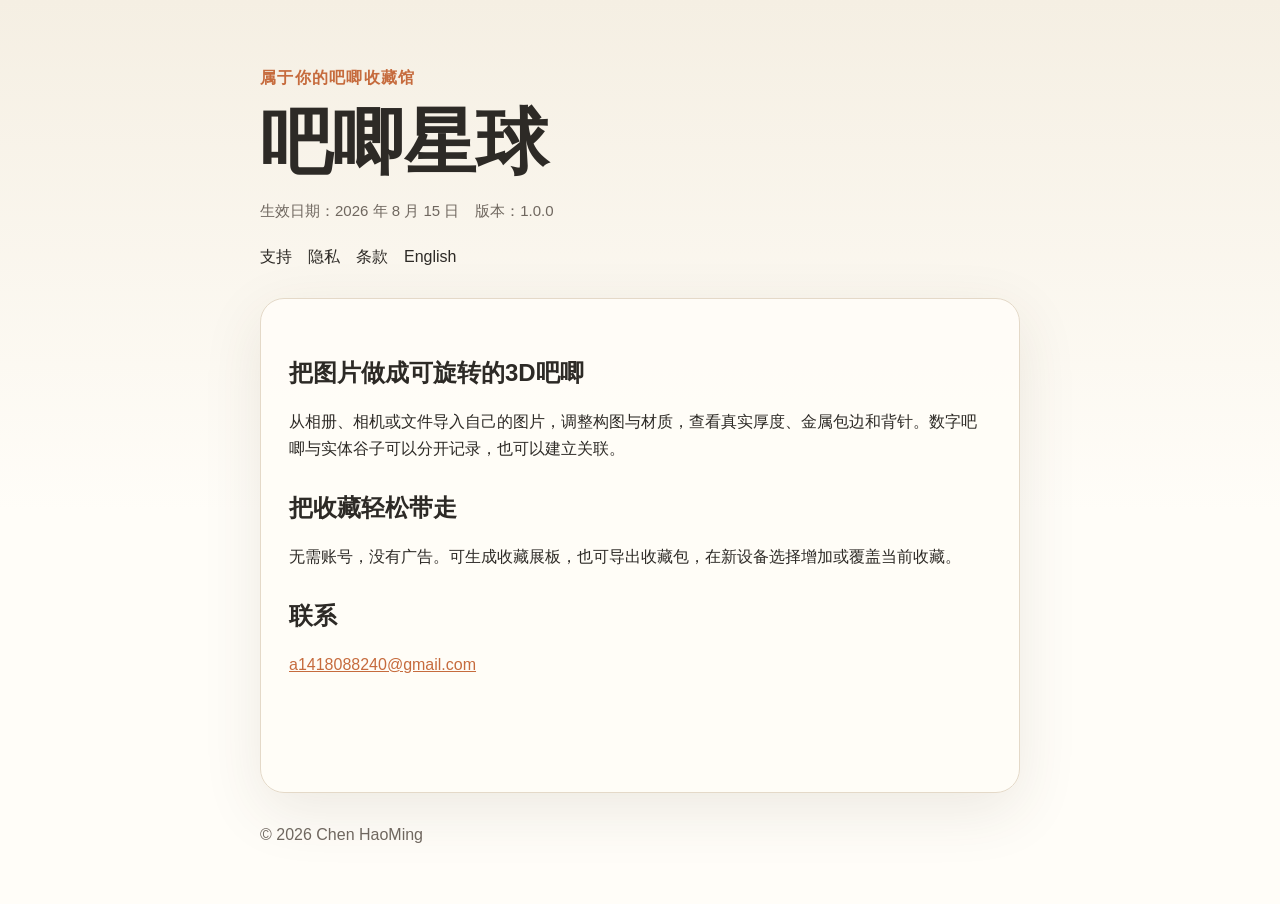
<file: index.html>
<!doctype html>
<html lang="zh-Hans">
  <head>
    <meta charset="utf-8">
    <meta name="viewport" content="width=device-width, initial-scale=1">
    <meta name="description" content="吧唧星球产品介绍、隐私政策与使用支持">
    <title>吧唧星球</title>
    <link rel="stylesheet" href="./styles.css">
    <link rel="alternate" hreflang="zh-Hans" href="https://abnormalboy.github.io/baji-planet-site/">
    <link rel="alternate" hreflang="en" href="https://abnormalboy.github.io/baji-planet-site/en/">
  </head>
  <body>
    <header>
      <p class="eyebrow">属于你的吧唧收藏馆</p>
      <h1>吧唧星球</h1>
      <p class="article-meta"><span>生效日期：2026 年 8 月 15 日</span><span>版本：1.0.0</span></p>
      <nav aria-label="法律信息与使用支持">
        <a href="./support/">支持</a>
        <a href="./privacy/">隐私</a>
        <a href="./terms/">条款</a>
        <a href="./en/">English</a>
      </nav>
    </header>
    <main>
      <h2>把图片做成可旋转的3D吧唧</h2>
      <p>从相册、相机或文件导入自己的图片，调整构图与材质，查看真实厚度、金属包边和背针。数字吧唧与实体谷子可以分开记录，也可以建立关联。</p>
      <h2>把收藏轻松带走</h2>
      <p>无需账号，没有广告。可生成收藏展板，也可导出收藏包，在新设备选择增加或覆盖当前收藏。</p>
      <h2>联系</h2>
      <p><a href="mailto:a1418088240@gmail.com">a1418088240@gmail.com</a></p>
    </main>
    <footer>© 2026 Chen HaoMing</footer>
  </body>
</html>
</file>
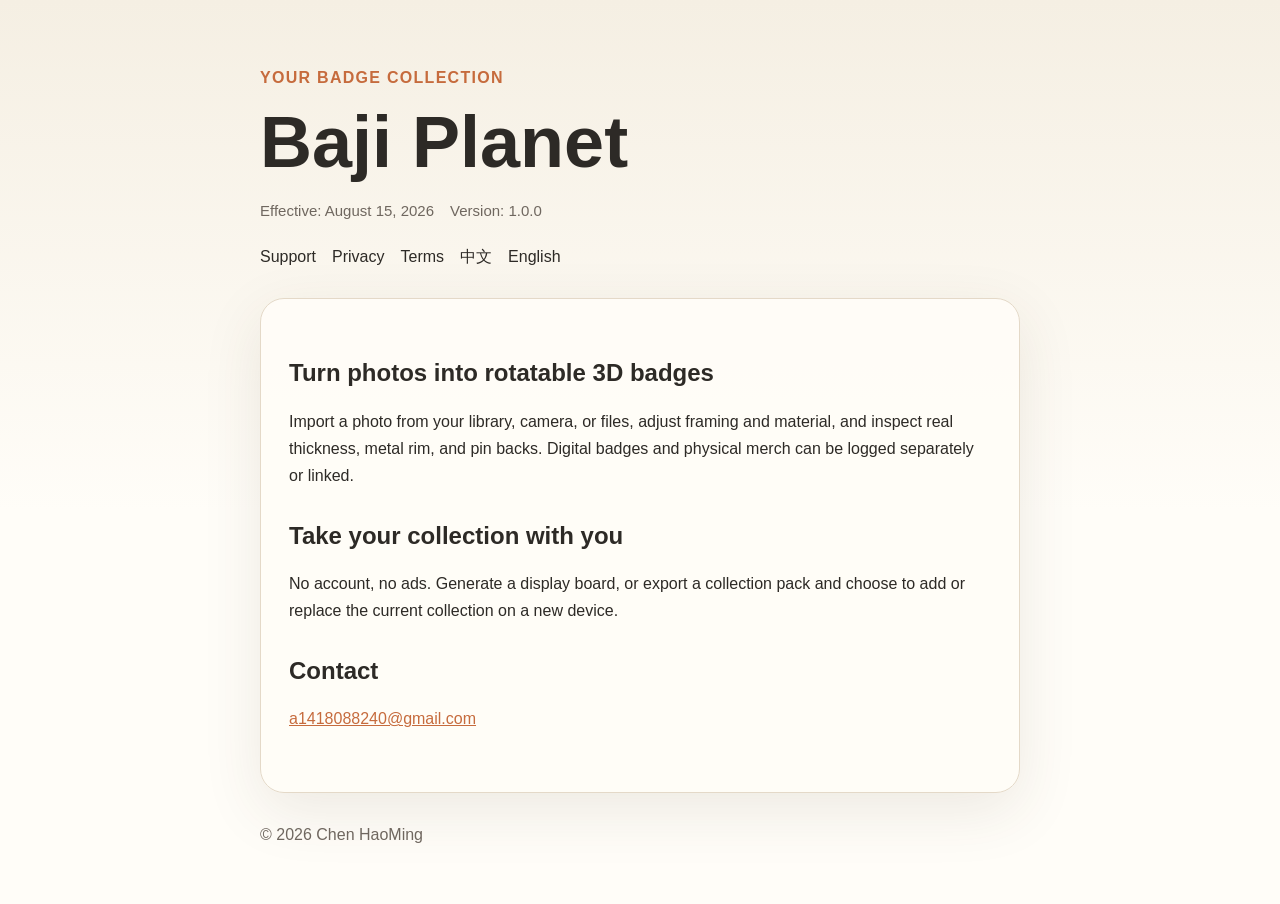
<file: en/index.html>
<!doctype html>
<html lang="en">
  <head>
    <meta charset="utf-8">
    <meta name="viewport" content="width=device-width, initial-scale=1">
    <meta name="description" content="Baji Planet product overview, privacy policy, and support">
    <title>Baji Planet</title>
    <link rel="stylesheet" href="../styles.css">
    <link rel="alternate" hreflang="en" href="https://abnormalboy.github.io/baji-planet-site/en/">
    <link rel="alternate" hreflang="zh-Hans" href="https://abnormalboy.github.io/baji-planet-site/">
  </head>
  <body>
    <header>
      <p class="eyebrow">Your badge collection</p>
      <h1>Baji Planet</h1>
      <p class="article-meta"><span>Effective: August 15, 2026</span><span>Version: 1.0.0</span></p>
      <nav aria-label="Legal and support">
        <a href="./support/">Support</a>
        <a href="./privacy/">Privacy</a>
        <a href="./terms/">Terms</a>
        <a href="../">中文</a>
        <a href="./">English</a>
      </nav>
    </header>
    <main>
      <h2>Turn photos into rotatable 3D badges</h2>
      <p>Import a photo from your library, camera, or files, adjust framing and material, and inspect real thickness, metal rim, and pin backs. Digital badges and physical merch can be logged separately or linked.</p>
      <h2>Take your collection with you</h2>
      <p>No account, no ads. Generate a display board, or export a collection pack and choose to add or replace the current collection on a new device.</p>
      <h2>Contact</h2>
      <p><a href="mailto:a1418088240@gmail.com">a1418088240@gmail.com</a></p>
    </main>
    <footer>© 2026 Chen HaoMing</footer>
  </body>
</html>
</file>
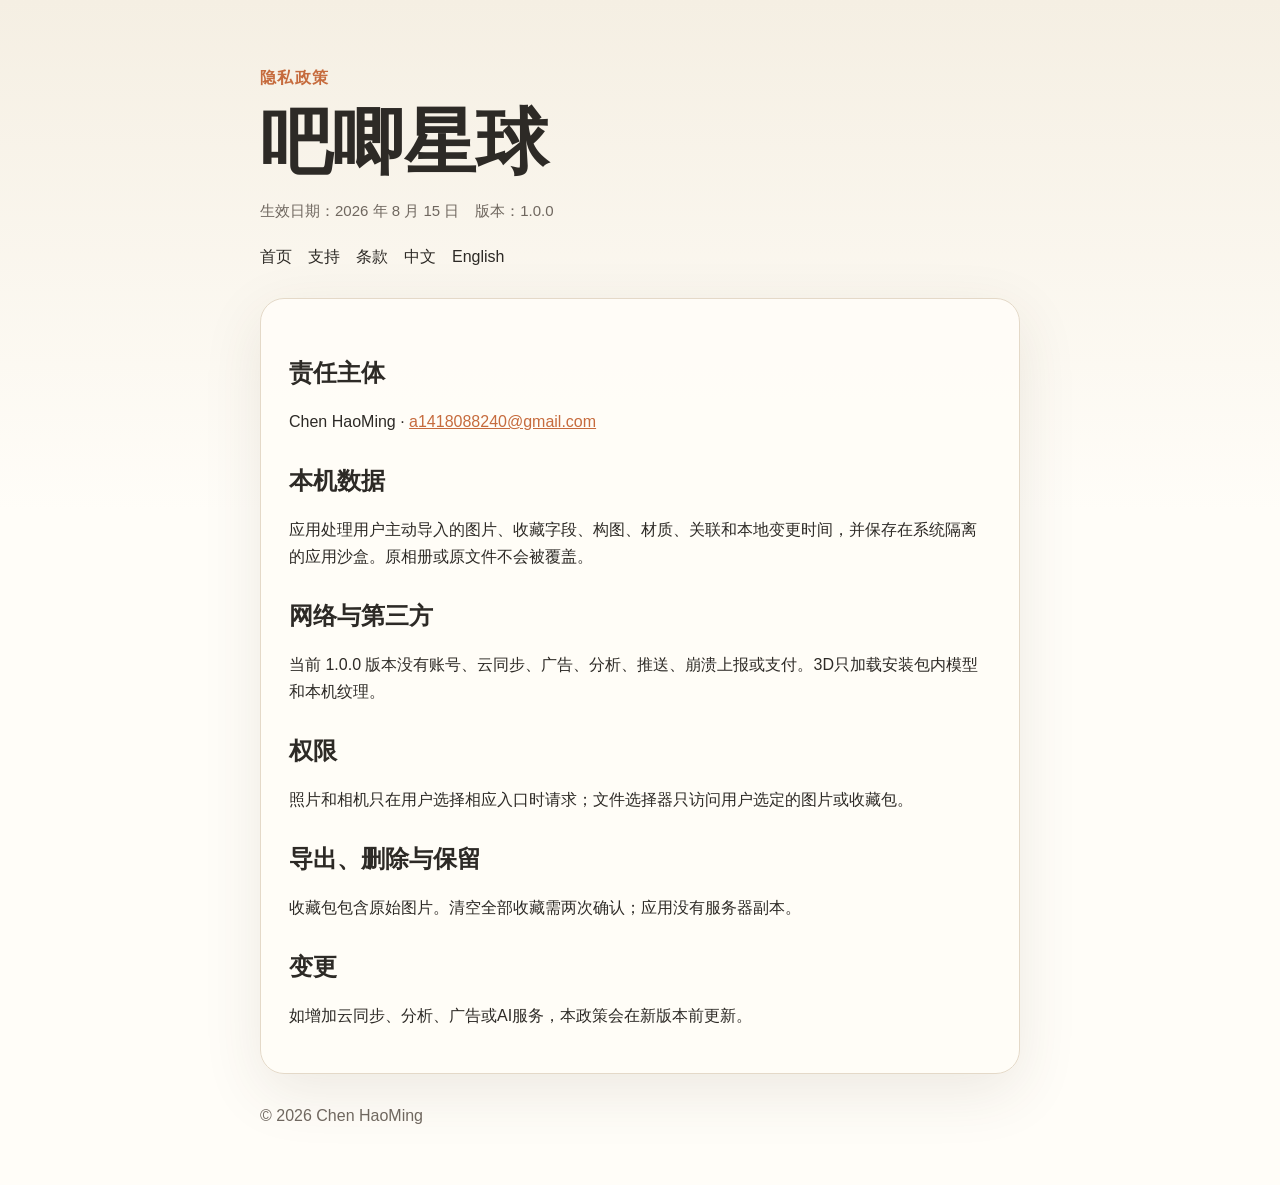
<file: privacy/index.html>
<!doctype html>
<html lang="zh-Hans">
  <head>
    <meta charset="utf-8">
    <meta name="viewport" content="width=device-width, initial-scale=1">
    <meta name="description" content="吧唧星球隐私政策">
    <title>吧唧星球隐私政策</title>
    <link rel="stylesheet" href="../styles.css">
    <link rel="alternate" hreflang="zh-Hans" href="https://abnormalboy.github.io/baji-planet-site/privacy/">
    <link rel="alternate" hreflang="en" href="https://abnormalboy.github.io/baji-planet-site/en/privacy/">
  </head>
  <body>
    <header>
      <p class="eyebrow">隐私政策</p>
      <h1>吧唧星球</h1>
      <p class="article-meta"><span>生效日期：2026 年 8 月 15 日</span><span>版本：1.0.0</span></p>
      <nav><a href="../">首页</a><a href="../support/">支持</a><a href="../terms/">条款</a><a href="./">中文</a><a href="../en/privacy/">English</a></nav>
    </header>
    <main>
      <h2>责任主体</h2>
      <p>Chen HaoMing · <a href="mailto:a1418088240@gmail.com">a1418088240@gmail.com</a></p>
      <h2>本机数据</h2>
      <p>应用处理用户主动导入的图片、收藏字段、构图、材质、关联和本地变更时间，并保存在系统隔离的应用沙盒。原相册或原文件不会被覆盖。</p>
      <h2>网络与第三方</h2>
      <p>当前 1.0.0 版本没有账号、云同步、广告、分析、推送、崩溃上报或支付。3D只加载安装包内模型和本机纹理。</p>
      <h2>权限</h2>
      <p>照片和相机只在用户选择相应入口时请求；文件选择器只访问用户选定的图片或收藏包。</p>
      <h2>导出、删除与保留</h2>
      <p>收藏包包含原始图片。清空全部收藏需两次确认；应用没有服务器副本。</p>
      <h2>变更</h2>
      <p>如增加云同步、分析、广告或AI服务，本政策会在新版本前更新。</p>
    </main>
    <footer>© 2026 Chen HaoMing</footer>
  </body>
</html>
</file>
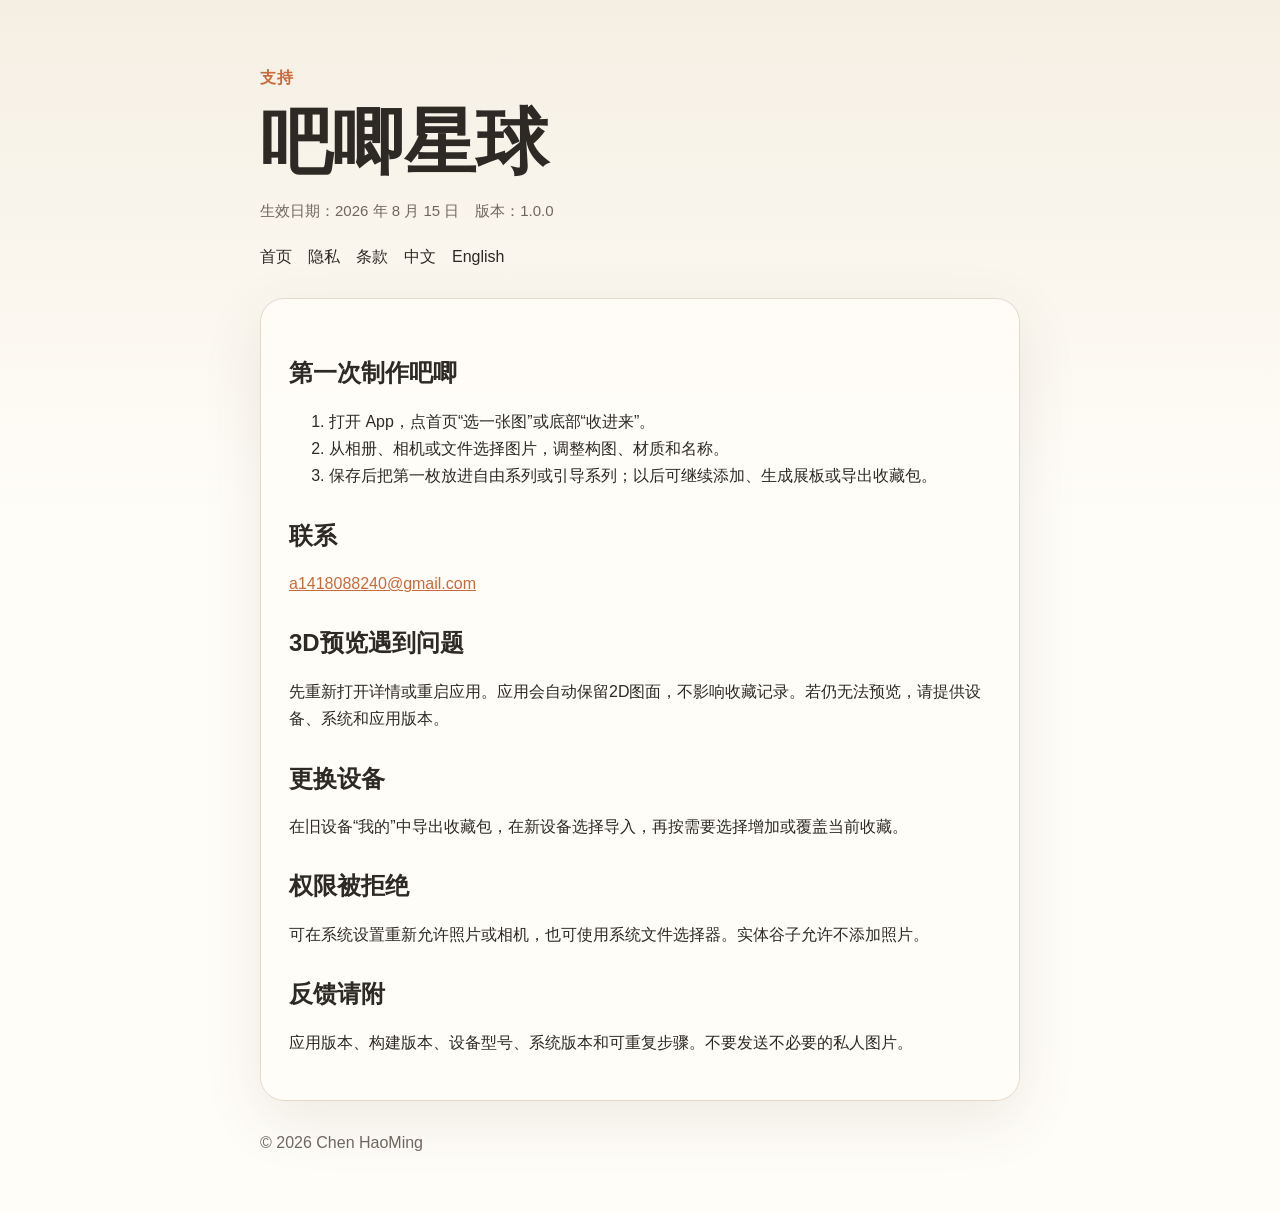
<file: support/index.html>
<!doctype html>
<html lang="zh-Hans">
  <head>
    <meta charset="utf-8">
    <meta name="viewport" content="width=device-width, initial-scale=1">
    <meta name="description" content="吧唧星球首次使用、收藏迁移与问题排查说明">
    <title>吧唧星球使用支持</title>
    <link rel="stylesheet" href="../styles.css">
    <link rel="alternate" hreflang="zh-Hans" href="https://abnormalboy.github.io/baji-planet-site/support/">
    <link rel="alternate" hreflang="en" href="https://abnormalboy.github.io/baji-planet-site/en/support/">
  </head>
  <body>
    <header>
      <p class="eyebrow">支持</p>
      <h1>吧唧星球</h1>
      <p class="article-meta"><span>生效日期：2026 年 8 月 15 日</span><span>版本：1.0.0</span></p>
      <nav><a href="../">首页</a><a href="../privacy/">隐私</a><a href="../terms/">条款</a><a href="./">中文</a><a href="../en/support/">English</a></nav>
    </header>
    <main>
      <h2>第一次制作吧唧</h2>
      <ol>
        <li>打开 App，点首页“选一张图”或底部“收进来”。</li>
        <li>从相册、相机或文件选择图片，调整构图、材质和名称。</li>
        <li>保存后把第一枚放进自由系列或引导系列；以后可继续添加、生成展板或导出收藏包。</li>
      </ol>
      <h2>联系</h2>
      <p><a href="mailto:a1418088240@gmail.com">a1418088240@gmail.com</a></p>
      <h2>3D预览遇到问题</h2>
      <p>先重新打开详情或重启应用。应用会自动保留2D图面，不影响收藏记录。若仍无法预览，请提供设备、系统和应用版本。</p>
      <h2>更换设备</h2>
      <p>在旧设备“我的”中导出收藏包，在新设备选择导入，再按需要选择增加或覆盖当前收藏。</p>
      <h2>权限被拒绝</h2>
      <p>可在系统设置重新允许照片或相机，也可使用系统文件选择器。实体谷子允许不添加照片。</p>
      <h2>反馈请附</h2>
      <p>应用版本、构建版本、设备型号、系统版本和可重复步骤。不要发送不必要的私人图片。</p>
    </main>
    <footer>© 2026 Chen HaoMing</footer>
  </body>
</html>
</file>
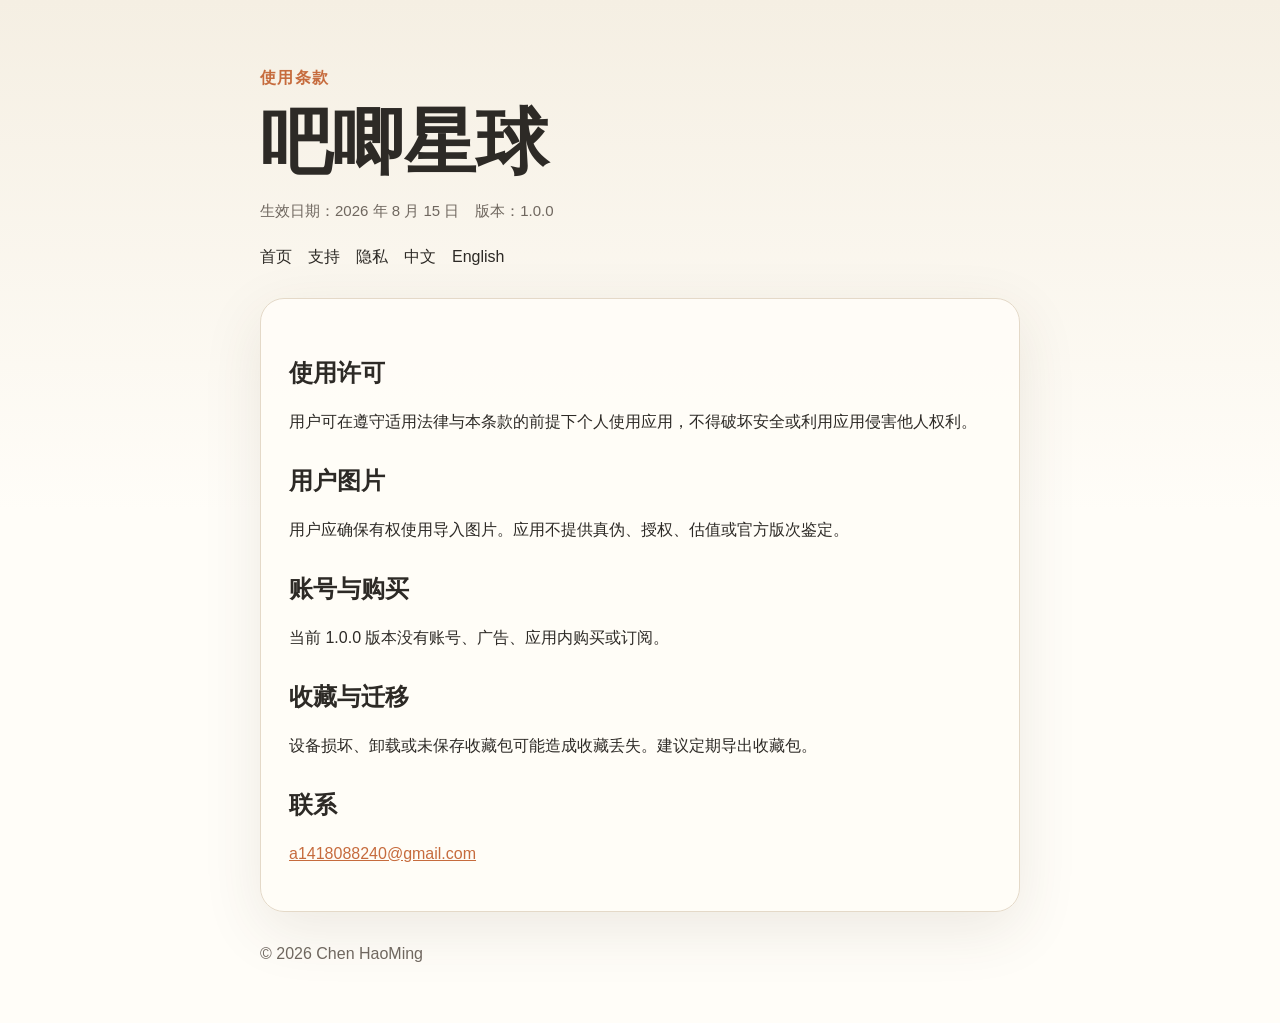
<file: terms/index.html>
<!doctype html>
<html lang="zh-Hans">
  <head>
    <meta charset="utf-8">
    <meta name="viewport" content="width=device-width, initial-scale=1">
    <meta name="description" content="吧唧星球使用条款">
    <title>吧唧星球使用条款</title>
    <link rel="stylesheet" href="../styles.css">
    <link rel="alternate" hreflang="zh-Hans" href="https://abnormalboy.github.io/baji-planet-site/terms/">
    <link rel="alternate" hreflang="en" href="https://abnormalboy.github.io/baji-planet-site/en/terms/">
  </head>
  <body>
    <header>
      <p class="eyebrow">使用条款</p>
      <h1>吧唧星球</h1>
      <p class="article-meta"><span>生效日期：2026 年 8 月 15 日</span><span>版本：1.0.0</span></p>
      <nav><a href="../">首页</a><a href="../support/">支持</a><a href="../privacy/">隐私</a><a href="./">中文</a><a href="../en/terms/">English</a></nav>
    </header>
    <main>
      <h2>使用许可</h2>
      <p>用户可在遵守适用法律与本条款的前提下个人使用应用，不得破坏安全或利用应用侵害他人权利。</p>
      <h2>用户图片</h2>
      <p>用户应确保有权使用导入图片。应用不提供真伪、授权、估值或官方版次鉴定。</p>
      <h2>账号与购买</h2>
      <p>当前 1.0.0 版本没有账号、广告、应用内购买或订阅。</p>
      <h2>收藏与迁移</h2>
      <p>设备损坏、卸载或未保存收藏包可能造成收藏丢失。建议定期导出收藏包。</p>
      <h2>联系</h2>
      <p><a href="mailto:a1418088240@gmail.com">a1418088240@gmail.com</a></p>
    </main>
    <footer>© 2026 Chen HaoMing</footer>
  </body>
</html>
</file>
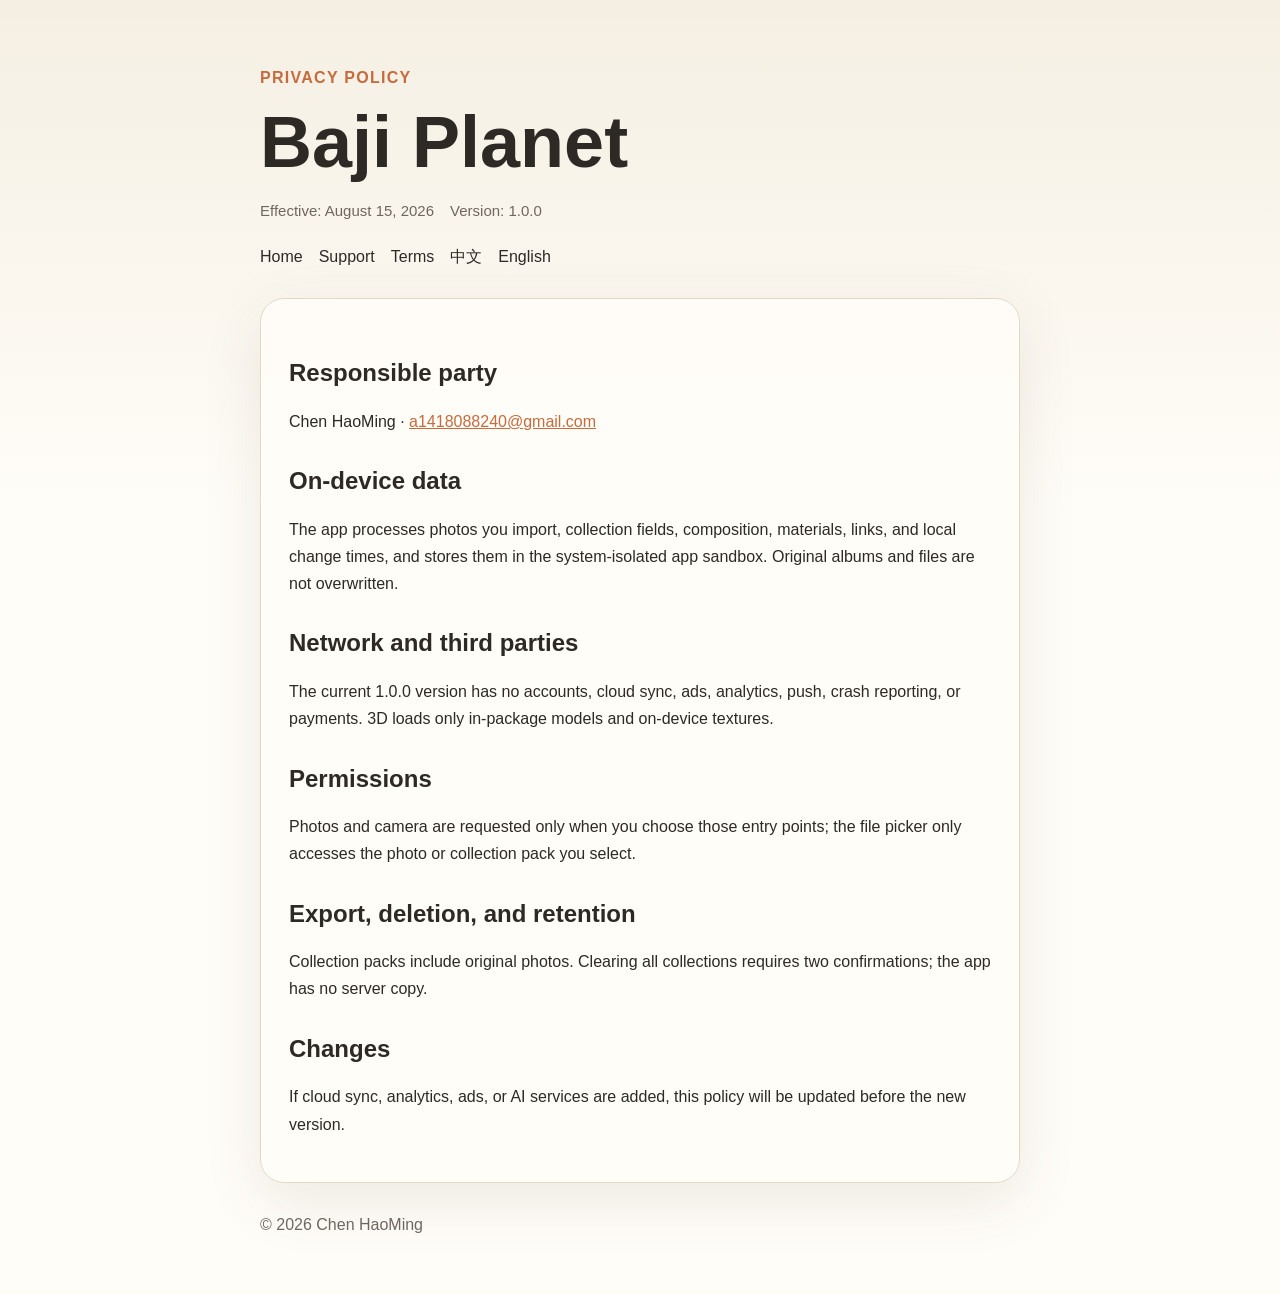
<file: en/privacy/index.html>
<!doctype html>
<html lang="en">
  <head>
    <meta charset="utf-8">
    <meta name="viewport" content="width=device-width, initial-scale=1">
    <meta name="description" content="Baji Planet privacy policy">
    <title>Baji Planet privacy policy</title>
    <link rel="stylesheet" href="../../styles.css">
    <link rel="alternate" hreflang="en" href="https://abnormalboy.github.io/baji-planet-site/en/privacy/">
    <link rel="alternate" hreflang="zh-Hans" href="https://abnormalboy.github.io/baji-planet-site/privacy/">
  </head>
  <body>
    <header>
      <p class="eyebrow">Privacy policy</p>
      <h1>Baji Planet</h1>
      <p class="article-meta"><span>Effective: August 15, 2026</span><span>Version: 1.0.0</span></p>
      <nav><a href="../">Home</a><a href="../support/">Support</a><a href="../terms/">Terms</a><a href="../../privacy/">中文</a><a href="./">English</a></nav>
    </header>
    <main>
      <h2>Responsible party</h2>
      <p>Chen HaoMing · <a href="mailto:a1418088240@gmail.com">a1418088240@gmail.com</a></p>
      <h2>On-device data</h2>
      <p>The app processes photos you import, collection fields, composition, materials, links, and local change times, and stores them in the system-isolated app sandbox. Original albums and files are not overwritten.</p>
      <h2>Network and third parties</h2>
      <p>The current 1.0.0 version has no accounts, cloud sync, ads, analytics, push, crash reporting, or payments. 3D loads only in-package models and on-device textures.</p>
      <h2>Permissions</h2>
      <p>Photos and camera are requested only when you choose those entry points; the file picker only accesses the photo or collection pack you select.</p>
      <h2>Export, deletion, and retention</h2>
      <p>Collection packs include original photos. Clearing all collections requires two confirmations; the app has no server copy.</p>
      <h2>Changes</h2>
      <p>If cloud sync, analytics, ads, or AI services are added, this policy will be updated before the new version.</p>
    </main>
    <footer>© 2026 Chen HaoMing</footer>
  </body>
</html>
</file>
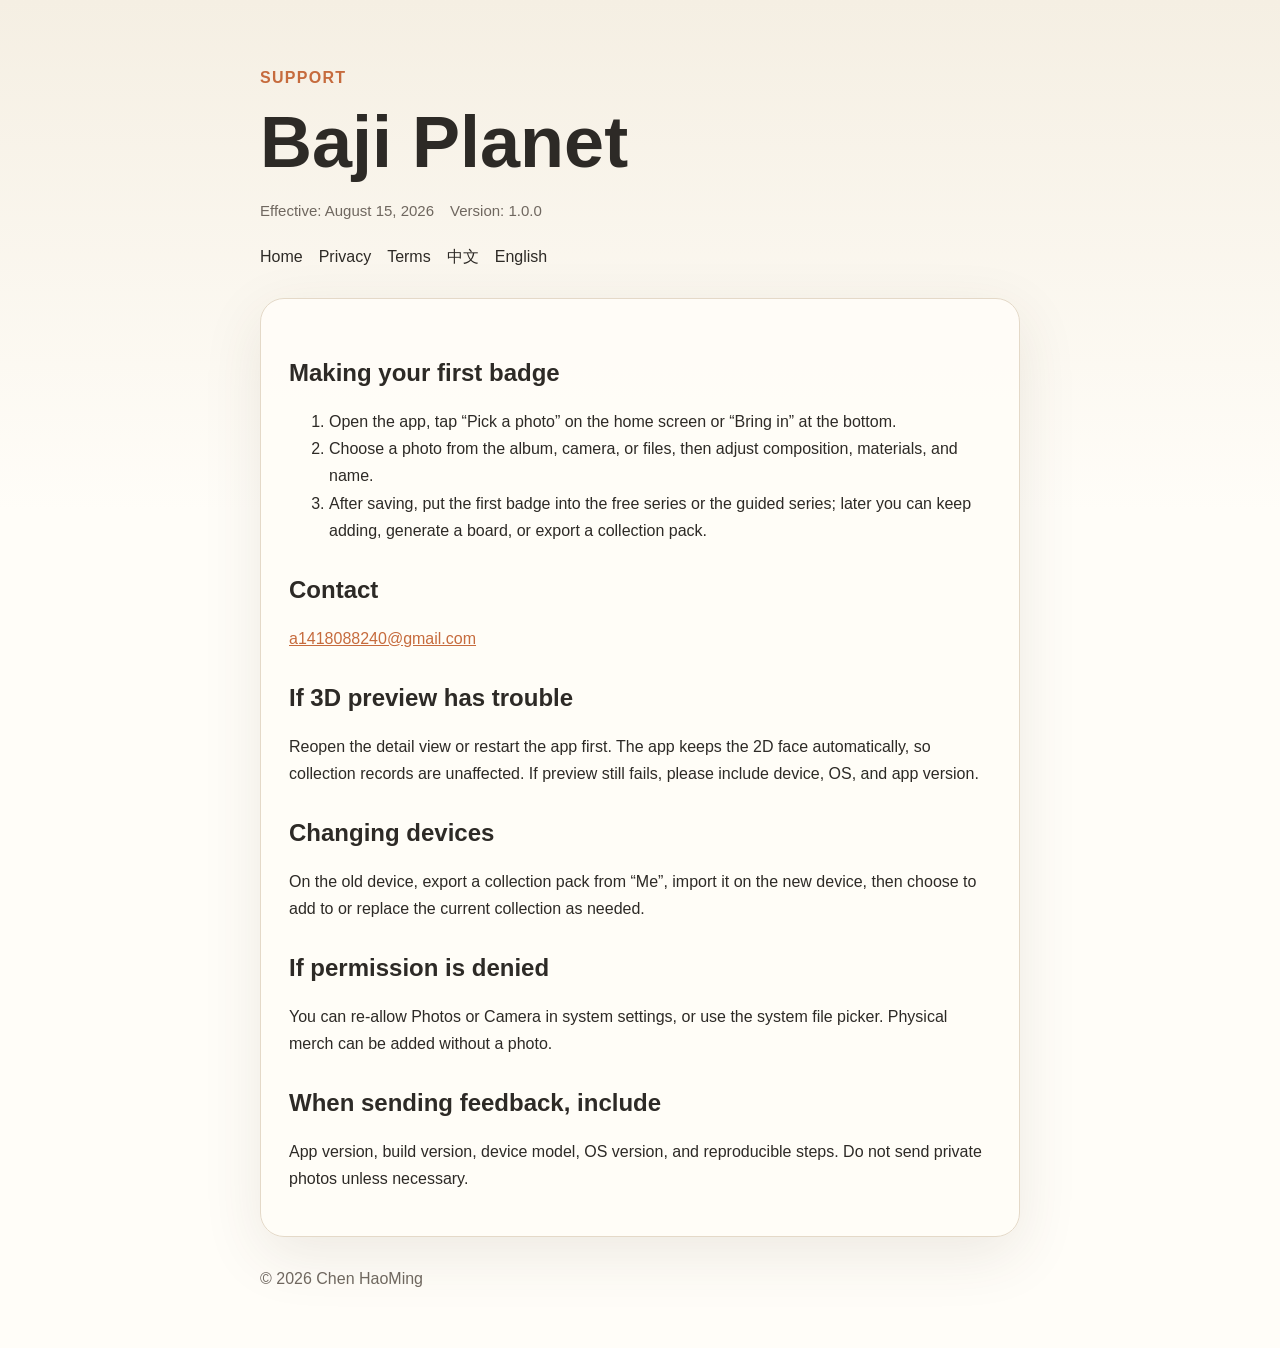
<file: en/support/index.html>
<!doctype html>
<html lang="en">
  <head>
    <meta charset="utf-8">
    <meta name="viewport" content="width=device-width, initial-scale=1">
    <meta name="description" content="Baji Planet first use, collection migration, and troubleshooting">
    <title>Baji Planet support</title>
    <link rel="stylesheet" href="../../styles.css">
    <link rel="alternate" hreflang="en" href="https://abnormalboy.github.io/baji-planet-site/en/support/">
    <link rel="alternate" hreflang="zh-Hans" href="https://abnormalboy.github.io/baji-planet-site/support/">
  </head>
  <body>
    <header>
      <p class="eyebrow">Support</p>
      <h1>Baji Planet</h1>
      <p class="article-meta"><span>Effective: August 15, 2026</span><span>Version: 1.0.0</span></p>
      <nav><a href="../">Home</a><a href="../privacy/">Privacy</a><a href="../terms/">Terms</a><a href="../../support/">中文</a><a href="./">English</a></nav>
    </header>
    <main>
      <h2>Making your first badge</h2>
      <ol>
        <li>Open the app, tap “Pick a photo” on the home screen or “Bring in” at the bottom.</li>
        <li>Choose a photo from the album, camera, or files, then adjust composition, materials, and name.</li>
        <li>After saving, put the first badge into the free series or the guided series; later you can keep adding, generate a board, or export a collection pack.</li>
      </ol>
      <h2>Contact</h2>
      <p><a href="mailto:a1418088240@gmail.com">a1418088240@gmail.com</a></p>
      <h2>If 3D preview has trouble</h2>
      <p>Reopen the detail view or restart the app first. The app keeps the 2D face automatically, so collection records are unaffected. If preview still fails, please include device, OS, and app version.</p>
      <h2>Changing devices</h2>
      <p>On the old device, export a collection pack from “Me”, import it on the new device, then choose to add to or replace the current collection as needed.</p>
      <h2>If permission is denied</h2>
      <p>You can re-allow Photos or Camera in system settings, or use the system file picker. Physical merch can be added without a photo.</p>
      <h2>When sending feedback, include</h2>
      <p>App version, build version, device model, OS version, and reproducible steps. Do not send private photos unless necessary.</p>
    </main>
    <footer>© 2026 Chen HaoMing</footer>
  </body>
</html>
</file>
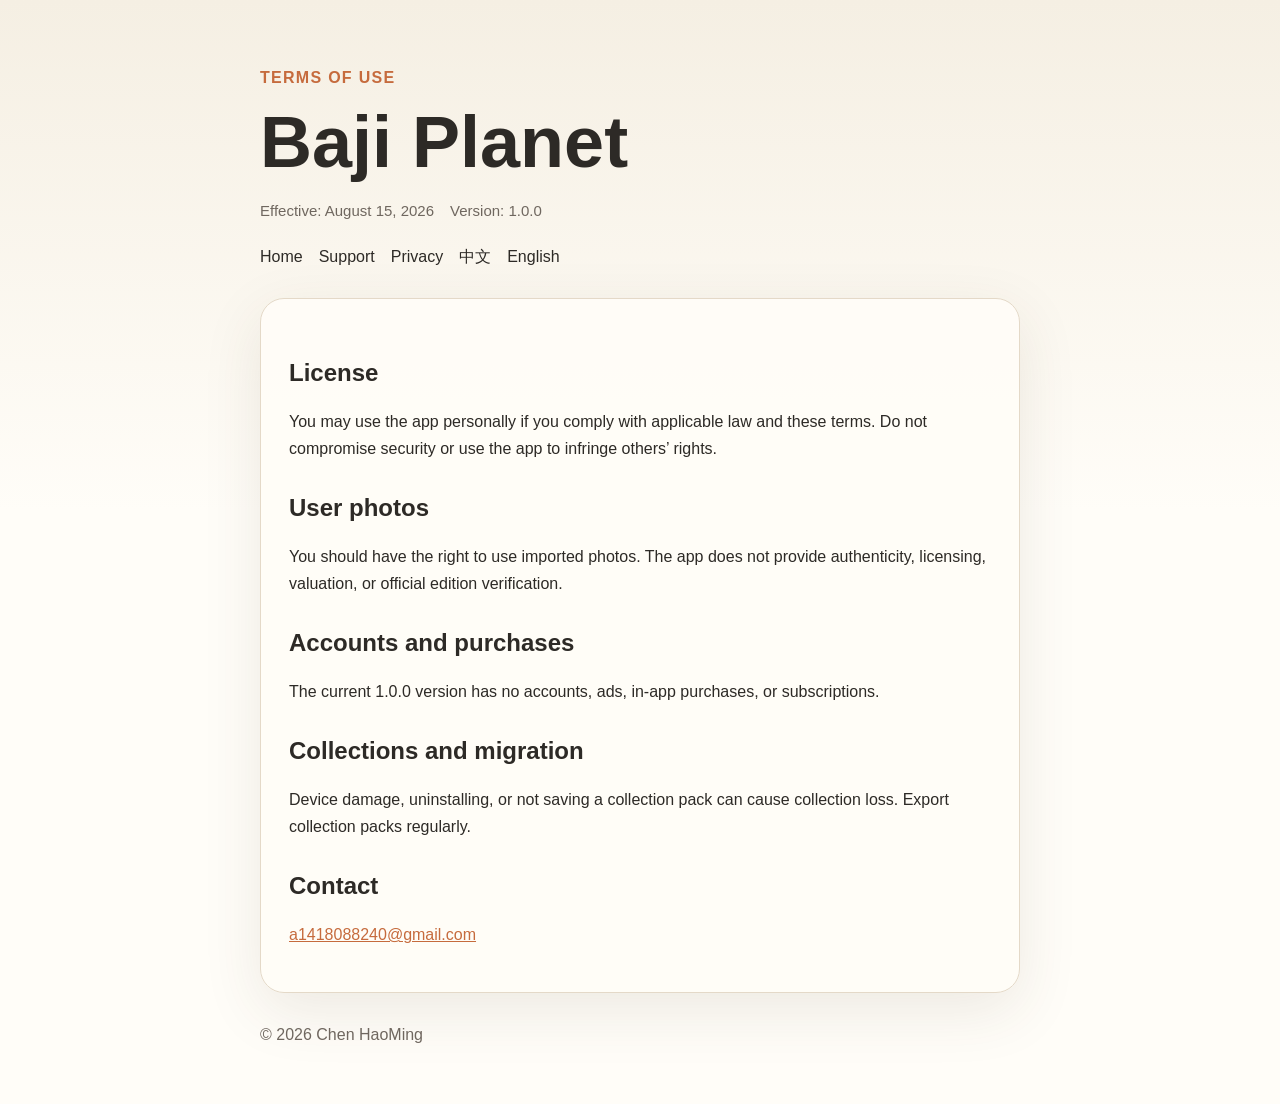
<file: en/terms/index.html>
<!doctype html>
<html lang="en">
  <head>
    <meta charset="utf-8">
    <meta name="viewport" content="width=device-width, initial-scale=1">
    <meta name="description" content="Baji Planet terms of use">
    <title>Baji Planet terms of use</title>
    <link rel="stylesheet" href="../../styles.css">
    <link rel="alternate" hreflang="en" href="https://abnormalboy.github.io/baji-planet-site/en/terms/">
    <link rel="alternate" hreflang="zh-Hans" href="https://abnormalboy.github.io/baji-planet-site/terms/">
  </head>
  <body>
    <header>
      <p class="eyebrow">Terms of use</p>
      <h1>Baji Planet</h1>
      <p class="article-meta"><span>Effective: August 15, 2026</span><span>Version: 1.0.0</span></p>
      <nav><a href="../">Home</a><a href="../support/">Support</a><a href="../privacy/">Privacy</a><a href="../../terms/">中文</a><a href="./">English</a></nav>
    </header>
    <main>
      <h2>License</h2>
      <p>You may use the app personally if you comply with applicable law and these terms. Do not compromise security or use the app to infringe others’ rights.</p>
      <h2>User photos</h2>
      <p>You should have the right to use imported photos. The app does not provide authenticity, licensing, valuation, or official edition verification.</p>
      <h2>Accounts and purchases</h2>
      <p>The current 1.0.0 version has no accounts, ads, in-app purchases, or subscriptions.</p>
      <h2>Collections and migration</h2>
      <p>Device damage, uninstalling, or not saving a collection pack can cause collection loss. Export collection packs regularly.</p>
      <h2>Contact</h2>
      <p><a href="mailto:a1418088240@gmail.com">a1418088240@gmail.com</a></p>
    </main>
    <footer>© 2026 Chen HaoMing</footer>
  </body>
</html>
</file>
<file: styles.css>
:root {
  color-scheme: light;
  --ink: #2d2a26;
  --muted: #6f675f;
  --paper: #fffdf8;
  --wash: #f5efe3;
  --accent: #c66b3d;
  --line: #e4d9c8;
}

* {
  box-sizing: border-box;
}

body {
  margin: 0;
  color: var(--ink);
  background: linear-gradient(180deg, var(--wash), var(--paper) 32rem);
  font: 16px/1.7 -apple-system, BlinkMacSystemFont, "Segoe UI", sans-serif;
}

a {
  color: var(--accent);
}

header,
main,
footer {
  width: min(760px, calc(100% - 40px));
  margin-inline: auto;
}

header {
  padding: 64px 0 28px;
}

nav {
  display: flex;
  flex-wrap: wrap;
  gap: 16px;
  margin-top: 20px;
}

nav a {
  color: var(--ink);
  text-decoration: none;
}

main {
  min-height: 55vh;
  padding: 28px;
  background: color-mix(in srgb, var(--paper) 92%, transparent);
  border: 1px solid var(--line);
  border-radius: 24px;
  box-shadow: 0 18px 60px rgb(78 61 40 / 10%);
}

h1,
h2 {
  line-height: 1.2;
}

h1 {
  margin: 0;
  font-size: clamp(2.25rem, 7vw, 4.5rem);
}

h2 {
  margin-top: 2rem;
}

.eyebrow {
  margin: 0 0 8px;
  color: var(--accent);
  font-weight: 700;
  letter-spacing: 0.08em;
  text-transform: uppercase;
}

.article-meta {
  display: flex;
  flex-wrap: wrap;
  gap: 8px 16px;
  margin: 12px 0 0;
  color: var(--muted);
  font-size: 0.9375rem;
}

.notice {
  padding: 14px 16px;
  border: 1px solid #d5926f;
  border-radius: 12px;
  background: #fff3eb;
}

footer {
  padding: 28px 0 56px;
  color: var(--muted);
}
</file>
